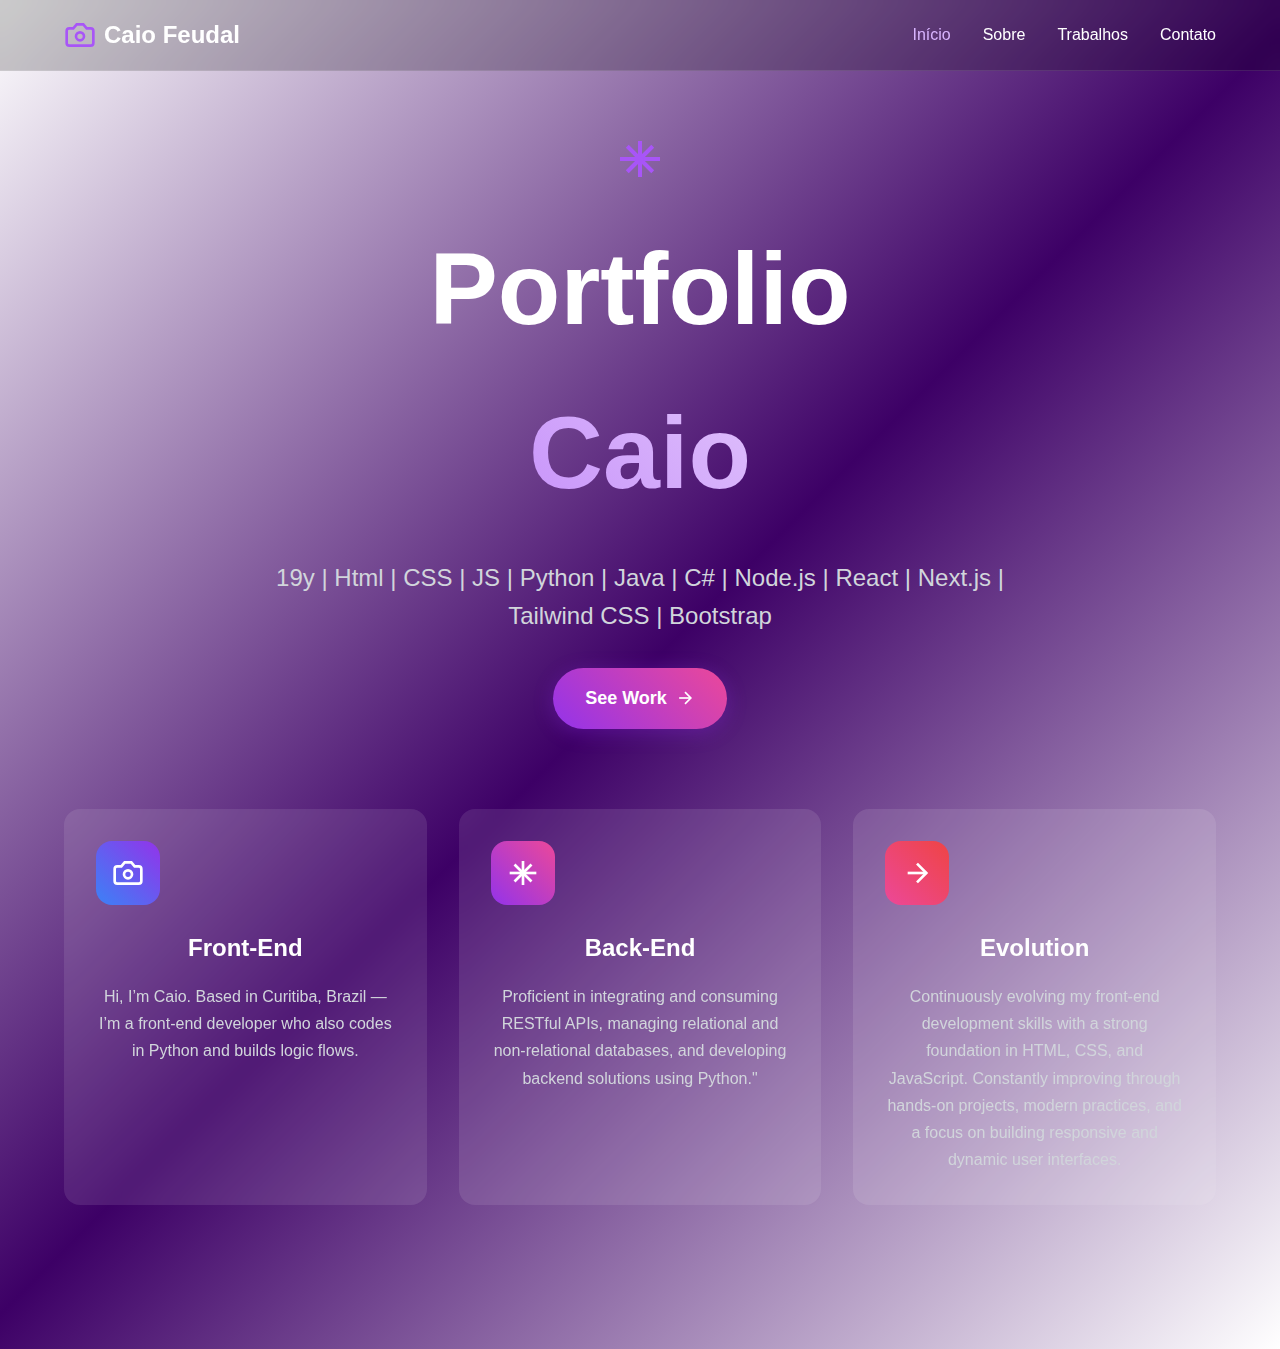
<file: index.html>
<!DOCTYPE html>
<html lang="pt-BR">
<head>
    <meta charset="UTF-8">
    <meta name="viewport" content="width=device-width, initial-scale=1.0">
    <title>Caio - Portifolio</title>
    <meta name="description" content="Portifolio de Caio Feudal - Front-End Developer">
    <meta name="author" content="Caio Feudal">
    <meta name="keywords" content="backend, front-end, developer, portfolio, photography, digital photography, web development">
    
    <meta property="og:title" content="portifolio de Caio Feudal">
    <meta property="og:description" content="Aprenda fotografia digital com técnicas profissionais. Cursos, workshops e consultoria especializada.">
    <meta property="og:type" content="website">
    
    <meta name="twitter:card" content="summary_large_image">
    <meta name="twitter:site" content="@feu3301">
    
    <link rel="stylesheet" href="css/style.css">
</head>
<body>
    <div class="page-wrapper">
        <!-- Navigation -->
        <nav class="navbar">
            <div class="container">
                <div class="nav-content">
                    <div class="logo">
                        <svg class="logo-icon" width="32" height="32" viewBox="0 0 24 24" fill="none" stroke="currentColor" stroke-width="2">
                            <path d="M14.5 4h-5L7 7H4a2 2 0 0 0-2 2v9a2 2 0 0 0 2 2h16a2 2 0 0 0 2-2V9a2 2 0 0 0-2-2h-3l-2.5-3z"></path>
                            <circle cx="12" cy="13" r="3"></circle>
                        </svg>
                        <span class="logo-text">Caio Feudal</span>
                    </div>
                    <div class="nav-links">
                        <a href="index.html" class="nav-link active">Início</a>
                        <a href="sobre.html" class="nav-link">Sobre</a>
                        <a href="galeria.html" class="nav-link">Trabalhos</a>
                        <a href="contato.html" class="nav-link">Contato</a>
                    </div>
                </div>
            </div>
        </nav>

        <!-- Hero Section -->
        <main class="main-content">
            <section class="hero-section">
                <div class="container">
                    <div class="hero-content">
                        <div class="sparkles-icon">
                            <svg width="48" height="48" viewBox="0 0 24 24" fill="none" stroke="currentColor" stroke-width="2">
                                <path d="M12 3v18"></path>
                                <path d="M22 12H2"></path>
                                <path d="M18.364 5.636L5.636 18.364"></path>
                                <path d="M18.364 18.364L5.636 5.636"></path>
                            </svg>
                        </div>
                        <h1 class="hero-title">
                            Portfolio
                            <span class="gradient-text">Caio</span>
                        </h1>
                        <p class="hero-description">
                            19y | Html | CSS | JS | Python | Java | C# | Node.js | React | Next.js | Tailwind CSS | Bootstrap
                        </p>
                        <a href="galeria.html" class="cta-button">
                            See Work
                            <svg class="arrow-icon" width="20" height="20" viewBox="0 0 24 24" fill="none" stroke="currentColor" stroke-width="2">
                                <path d="M5 12h14"></path>
                                <path d="M12 5l7 7-7 7"></path>
                            </svg>
                        </a>
                    </div>

                    <!-- Features Grid -->
                    <section class="features-grid">
                        <article class="feature-card">
                            <div class="feature-icon blue-gradient">
                                <svg width="32" height="32" viewBox="0 0 24 24" fill="none" stroke="currentColor" stroke-width="2">
                                    <path d="M14.5 4h-5L7 7H4a2 2 0 0 0-2 2v9a2 2 0 0 0 2 2h16a2 2 0 0 0 2-2V9a2 2 0 0 0-2-2h-3l-2.5-3z"></path>
                                    <circle cx="12" cy="13" r="3"></circle>
                                </svg>
                            </div>
                            <h3 class="feature-title">Front-End</h3>
                            <p class="feature-description">
                                Hi, I’m Caio.
Based in Curitiba, Brazil — I’m a front-end developer who also codes in Python and builds logic flows.
                            </p>
                        </article>

                        <article class="feature-card">
                            <div class="feature-icon purple-gradient">
                                <svg width="32" height="32" viewBox="0 0 24 24" fill="none" stroke="currentColor" stroke-width="2">
                                    <path d="M12 3v18"></path>
                                    <path d="M22 12H2"></path>
                                    <path d="M18.364 5.636L5.636 18.364"></path>
                                    <path d="M18.364 18.364L5.636 5.636"></path>
                                </svg>
                            </div>
                            <h3 class="feature-title">Back-End</h3>
                            <p class="feature-description">
                                Proficient in integrating and consuming RESTful APIs, managing relational and non-relational databases, and developing backend solutions using Python."
                            </p>
                        </article>

                        <article class="feature-card">
                            <div class="feature-icon pink-gradient">
                                <svg width="32" height="32" viewBox="0 0 24 24" fill="none" stroke="currentColor" stroke-width="2">
                                    <path d="M5 12h14"></path>
                                    <path d="M12 5l7 7-7 7"></path>
                                </svg>
                            </div>
                            <h3 class="feature-title">Evolution</h3>
                            <p class="feature-description">
                                Continuously evolving my front-end development skills with a strong foundation in HTML, CSS, and JavaScript. Constantly improving through hands-on projects, modern practices, and a focus on building responsive and dynamic user interfaces.
                            </p>
                        </article>
                    </section>
                </div>
            </section>
        </main>
    </div>
</body>
</html>
</file>
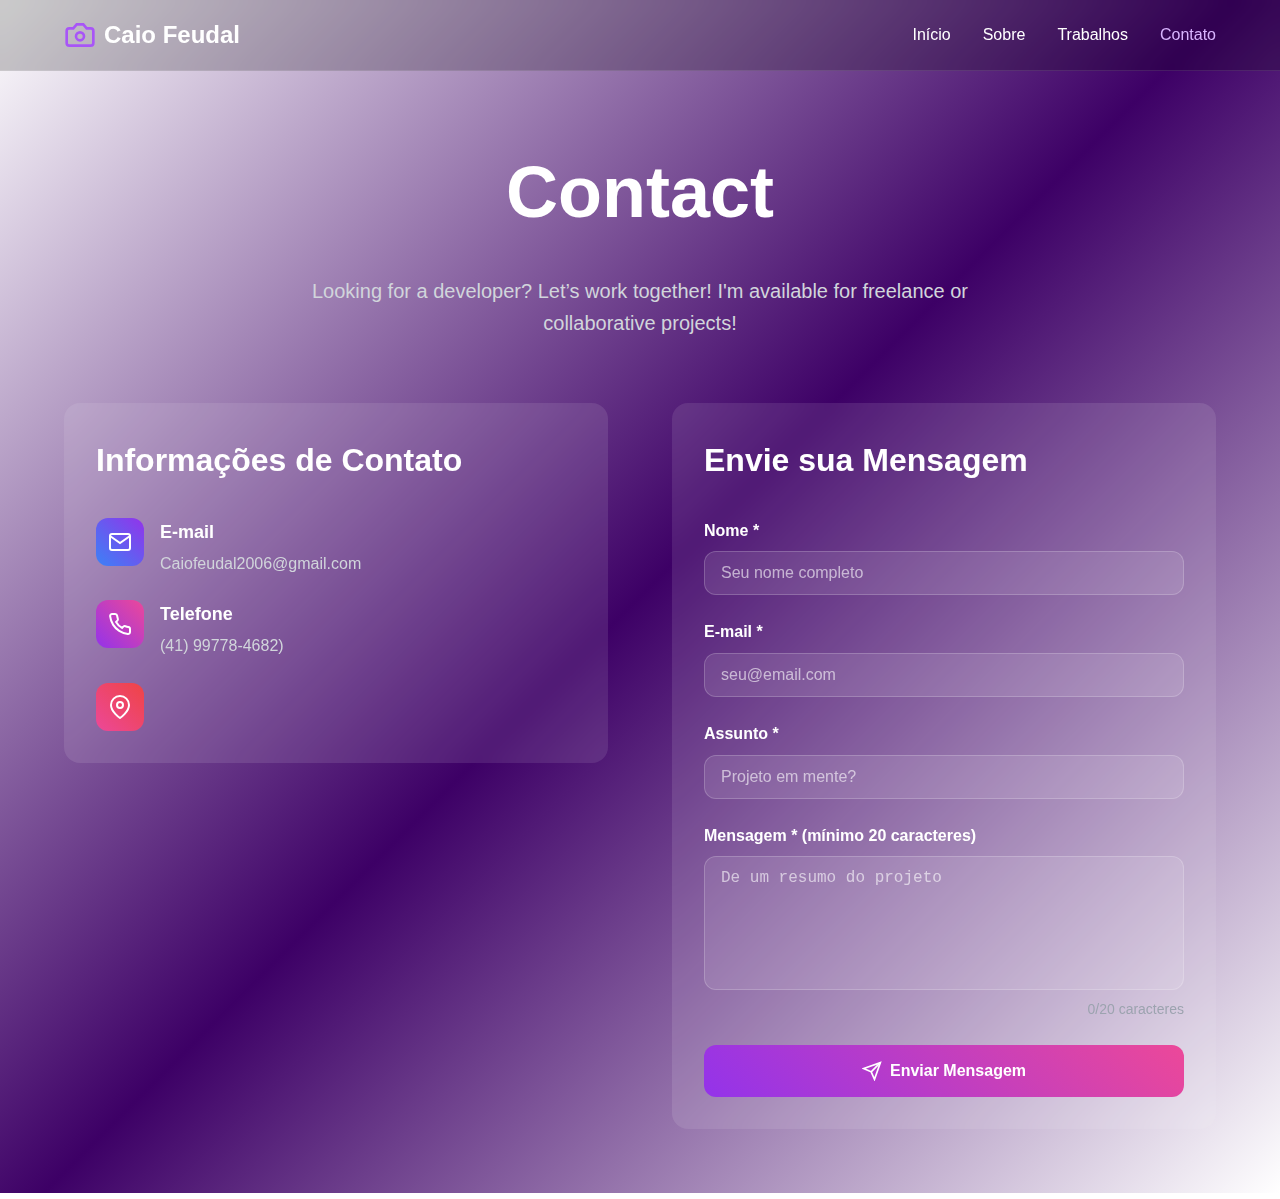
<file: contato.html>
<!DOCTYPE html>
<html lang="pt-BR">
<head>
    <meta charset="UTF-8">
    <meta name="viewport" content="width=device-width, initial-scale=1.0">
    <title>Feudal - Portifolio</title>
    <meta name="description" content="portifolio de Caio Feudal - Front-End Developer">
    <link rel="stylesheet" href="css/style.css">
</head>
<body>
    <div class="page-wrapper">
        <!-- Navigation -->
        <nav class="navbar">
            <div class="container">
                <div class="nav-content">
                    <div class="logo">
                        <svg class="logo-icon" width="32" height="32" viewBox="0 0 24 24" fill="none" stroke="currentColor" stroke-width="2">
                            <path d="M14.5 4h-5L7 7H4a2 2 0 0 0-2 2v9a2 2 0 0 0 2 2h16a2 2 0 0 0 2-2V9a2 2 0 0 0-2-2h-3l-2.5-3z"></path>
                            <circle cx="12" cy="13" r="3"></circle>
                        </svg>
                        <span class="logo-text">Caio Feudal</span>
                    </div>
                    <div class="nav-links">
                        <a href="index.html" class="nav-link">Início</a>
                        <a href="sobre.html" class="nav-link">Sobre</a>
                        <a href="galeria.html" class="nav-link">Trabalhos</a>
                        <a href="contato.html" class="nav-link active">Contato</a>
                    </div>
                </div>
            </div>
        </nav>

        <main class="main-content">
            <!-- Header -->
            <header class="page-header">
                <div class="container">
                    <h1 class="page-title">Contact</h1>
                    <p class="page-description">
                        Looking for a developer? Let’s work together! I'm available for freelance or collaborative projects!
                    </p>
                </div>
            </header>

            <div class="container">
                <div class="contact-grid">
                    <!-- Contact Information -->
                    <section class="contact-info">
                        <div class="contact-card">
                            <h2 class="contact-title">Informações de Contato</h2>
                            
                            <div class="contact-item">
                                <div class="contact-icon blue-gradient">
                                    <svg width="24" height="24" viewBox="0 0 24 24" fill="none" stroke="currentColor" stroke-width="2">
                                        <path d="M4 4h16c1.1 0 2 .9 2 2v12c0 1.1-.9 2-2 2H4c-1.1 0-2-.9-2-2V6c0-1.1.9-2 2-2z"></path>
                                        <polyline points="22,6 12,13 2,6"></polyline>
                                    </svg>
                                </div>
                                <div class="contact-details">
                                    <h3 class="contact-label">E-mail</h3>
                                    <p class="contact-value">Caiofeudal2006@gmail.com</p>
                                </div>
                            </div>

                            <div class="contact-item">
                                <div class="contact-icon purple-gradient">
                                    <svg width="24" height="24" viewBox="0 0 24 24" fill="none" stroke="currentColor" stroke-width="2">
                                        <path d="M22 16.92v3a2 2 0 0 1-2.18 2 19.79 19.79 0 0 1-8.63-3.07 19.5 19.5 0 0 1-6-6 19.79 19.79 0 0 1-3.07-8.67A2 2 0 0 1 4.11 2h3a2 2 0 0 1 2 1.72 12.84 12.84 0 0 0 .7 2.81 2 2 0 0 1-.45 2.11L8.09 9.91a16 16 0 0 0 6 6l1.27-1.27a2 2 0 0 1 2.11-.45 12.84 12.84 0 0 0 2.81.7A2 2 0 0 1 22 16.92z"></path>
                                    </svg>
                                </div>
                                <div class="contact-details">
                                    <h3 class="contact-label">Telefone</h3>
                                    <p class="contact-value">(41) 99778-4682)</p>
                                </div>
                            </div>

                            <div class="contact-item">
                                <div class="contact-icon pink-gradient">
                                    <svg width="24" height="24" viewBox="0 0 24 24" fill="none" stroke="currentColor" stroke-width="2">
                                        <path d="M21 10c0 7-9 13-9 13s-9-6-9-13a9 9 0 0 1 18 0z"></path>
                                        <circle cx="12" cy="10" r="3"></circle>
                                    </svg>
                        </div>
                        </div>
                    </section>

                    <!-- Contact Form -->
                    <section class="contact-form-section">
                        <div class="contact-card">
                            <h2 class="contact-title">Envie sua Mensagem</h2>
                            
                            <!-- Status Messages -->
                            <div id="successMessage" class="message success-message" style="display: none;">
                                <svg class="message-icon" width="24" height="24" viewBox="0 0 24 24" fill="none" stroke="currentColor" stroke-width="2">
                                    <path d="M22 11.08V12a10 10 0 1 1-5.93-9.14"></path>
                                    <polyline points="22,4 12,14.01 9,11.01"></polyline>
                                </svg>
                                <div>
                                    <h4 class="message-title">Mensagem enviada com sucesso!</h4>
                                    <p class="message-text">Entrarei em contato em breve.</p>
                                </div>
                            </div>

                            <div id="errorMessage" class="message error-message" style="display: none;">
                                <svg class="message-icon" width="24" height="24" viewBox="0 0 24 24" fill="none" stroke="currentColor" stroke-width="2">
                                    <circle cx="12" cy="12" r="10"></circle>
                                    <line x1="15" y1="9" x2="9" y2="15"></line>
                                    <line x1="9" y1="9" x2="15" y2="15"></line>
                                </svg>
                                <div>
                                    <h4 class="message-title">Erro ao enviar mensagem</h4>
                                    <p class="message-text">Verifique os dados e tente novamente.</p>
                                </div>
                            </div>

                            <form id="contactForm" class="contact-form">
                                <!-- Nome -->
                                <div class="form-group">
                                    <label for="nome" class="form-label">Nome *</label>
                                    <input type="text" id="nome" name="nome" class="form-input" placeholder="Seu nome completo">
                                    <div class="error-text" id="nomeError"></div>
                                </div>

                                <!-- Email -->
                                <div class="form-group">
                                    <label for="email" class="form-label">E-mail *</label>
                                    <input type="email" id="email" name="email" class="form-input" placeholder="seu@email.com">
                                    <div class="error-text" id="emailError"></div>
                                </div>

                                <!-- Assunto -->
                                <div class="form-group">
                                    <label for="assunto" class="form-label">Assunto *</label>
                                    <input type="text" id="assunto" name="assunto" class="form-input" placeholder="Projeto em mente?">
                                    <div class="error-text" id="assuntoError"></div>
                                </div>

                                <!-- Mensagem -->
                                <div class="form-group">
                                    <label for="mensagem" class="form-label">Mensagem * (mínimo 20 caracteres)</label>
                                    <textarea id="mensagem" name="mensagem" rows="6" class="form-input form-textarea" placeholder="De um resumo do projeto"></textarea>
                                    <div class="form-footer">
                                        <div class="error-text" id="mensagemError"></div>
                                        <div class="char-counter">
                                            <span id="charCount">0</span>/20 caracteres
                                        </div>
                                    </div>
                                </div>

                                <!-- Submit Button -->
                                <button type="submit" id="submitBtn" class="form-submit">
                                    <svg class="submit-icon" width="20" height="20" viewBox="0 0 24 24" fill="none" stroke="currentColor" stroke-width="2">
                                        <line x1="22" y1="2" x2="11" y2="13"></line>
                                        <polygon points="22,2 15,22 11,13 2,9 22,2"></polygon>
                                    </svg>
                                    <span id="submitText">Enviar Mensagem</span>
                                </button>
                            </form>
                        </div>
                    </section>
                </div>
            </div>
        </main>
    </div>

    <script src="js/script.js"></script>
</body>
</html>
</file>
<file: css/style.css>
/* Reset e configurações base */
* {
    margin: 0;
    padding: 0;
    box-sizing: border-box;
}

body {
    font-family: -apple-system, BlinkMacSystemFont, 'Segoe UI', Roboto, sans-serif;
    line-height: 1.6;
    color: #333;
}

/* Layout base */
.page-wrapper {
    min-height: 100vh;
    background: linear-gradient(135deg, #ffffff 0%, #3d0066 50%, #ffffff 100%);
}

.container {
    max-width: 1200px;
    margin: 0 auto;
    padding: 0 24px;
}

/* Navigation */
.navbar {
    background: rgba(0, 0, 0, 0.2);
    backdrop-filter: blur(8px);
    border-bottom: 1px solid rgba(255, 255, 255, 0.1);
    position: sticky;
    top: 0;
    z-index: 100;
}

.nav-content {
    display: flex;
    align-items: center;
    justify-content: space-between;
    padding: 16px 0;
}

.logo {
    display: flex;
    align-items: center;
    gap: 8px;
}

.logo-icon {
    color: #a855f7;
}

.logo-text {
    font-size: 24px;
    font-weight: bold;
    color: white;
}

.nav-links {
    display: flex;
    gap: 32px;
}

.nav-link {
    color: white;
    text-decoration: none;
    font-weight: 500;
    transition: color 0.3s ease;
}

.nav-link:hover,
.nav-link.active {
    color: #d8b4fe;
}

/* Responsividade da navegação */
@media (max-width: 768px) {
    .nav-links {
        display: none;
    }
}

/* Main Content */
.main-content {
    padding: 64px 0;
}

/* Hero Section */
.hero-section {
    text-align: center;
    margin-bottom: 80px;
}

.hero-content {
    margin-bottom: 64px;
}

.sparkles-icon {
    display: flex;
    justify-content: center;
    margin-bottom: 24px;
}

.sparkles-icon svg {
    color: #a855f7;
    animation: pulse 2s infinite;
}

.hero-title {
    font-size: clamp(48px, 8vw, 128px);
    font-weight: bold;
    color: white;
    margin-bottom: 24px;
    animation: fadeIn 0.8s ease-out;
}

.gradient-text {
    background: linear-gradient(45deg, #a855f7, #ffffff);
    -webkit-background-clip: text;
    -webkit-text-fill-color: transparent;
    background-clip: text;
    display: block;
}

.hero-description {
    font-size: clamp(18px, 3vw, 24px);
    color: #d1d5db;
    margin-bottom: 32px;
    max-width: 768px;
    margin-left: auto;
    margin-right: auto;
    animation: fadeIn 0.8s ease-out 0.2s both;
}

.cta-button {
    display: inline-flex;
    align-items: center;
    gap: 8px;
    background: linear-gradient(45deg, #9333ea, #ec4899);
    color: white;
    padding: 16px 32px;
    border-radius: 50px;
    text-decoration: none;
    font-size: 18px;
    font-weight: 600;
    transition: all 0.3s ease;
    box-shadow: 0 4px 20px rgba(147, 51, 234, 0.3);
}

.cta-button:hover {
    transform: translateY(-2px) scale(1.05);
    box-shadow: 0 8px 30px rgba(147, 51, 234, 0.4);
}

.arrow-icon {
    transition: transform 0.3s ease;
}

.cta-button:hover .arrow-icon {
    transform: translateX(4px);
}

/* Features Grid */
.features-grid {
    display: grid;
    grid-template-columns: repeat(auto-fit, minmax(300px, 1fr));
    gap: 32px;
    margin-top: 80px;
}

.feature-card {
    background: rgba(255, 255, 255, 0.1);
    backdrop-filter: blur(8px);
    border-radius: 16px;
    padding: 32px;
    transition: all 0.3s ease;
}

.feature-card:hover {
    background: rgba(255, 255, 255, 0.2);
    transform: translateY(-4px) scale(1.02);
}

.feature-icon {
    width: 64px;
    height: 64px;
    border-radius: 16px;
    display: flex;
    align-items: center;
    justify-content: center;
    margin-bottom: 24px;
}

.feature-icon svg {
    color: white;
}

.blue-gradient {
    background: linear-gradient(45deg, #3b82f6, #9333ea);
}

.purple-gradient {
    background: linear-gradient(45deg, #9333ea, #ec4899);
}

.pink-gradient {
    background: linear-gradient(45deg, #ec4899, #ef4444);
}

.feature-title {
    font-size: 24px;
    font-weight: bold;
    color: white;
    margin-bottom: 16px;
}

.feature-description {
    color: #d1d5db;
    line-height: 1.7;
}

/* Page Header */
.page-header {
    text-align: center;
    margin-bottom: 64px;
}

.page-title {
    font-size: clamp(40px, 6vw, 72px);
    font-weight: bold;
    color: white;
    margin-bottom: 24px;
}

.page-description {
    font-size: 20px;
    color: #d1d5db;
    max-width: 768px;
    margin: 0 auto;
}

/* Content Cards */
.content-grid {
    display: grid;
    grid-template-columns: repeat(auto-fit, minmax(400px, 1fr));
    gap: 64px;
    margin-bottom: 80px;
}

.content-column {
    display: flex;
    flex-direction: column;
    gap: 32px;
}

.content-card {
    background: rgba(255, 255, 255, 0.1);
    backdrop-filter: blur(8px);
    border-radius: 16px;
    padding: 32px;
}

.content-title {
    font-size: 32px;
    font-weight: bold;
    color: white;
    margin-bottom: 24px;
}

.content-subtitle {
    font-size: 24px;
    font-weight: bold;
    color: white;
    margin-bottom: 16px;
}

.content-text {
    color: #d1d5db;
    line-height: 1.7;
    margin-bottom: 16px;
}

.content-text:last-child {
    margin-bottom: 0;
}

.content-image {
    width: 100%;
    height: 256px;
    object-fit: cover;
    border-radius: 12px;
    margin-bottom: 24px;
}

/* Values List */
.values-list {
    list-style: none;
}

.values-list li {
    color: #d1d5db;
    padding: 8px 0;
    position: relative;
    padding-left: 24px;
}

.values-list li::before {
    content: '';
    position: absolute;
    left: 0;
    top: 50%;
    width: 8px;
    height: 8px;
    background: #a855f7;
    border-radius: 50%;
    transform: translateY(-50%);
}

/* Stats Grid */
.stats-grid {
    display: grid;
    grid-template-columns: repeat(2, 1fr);
    gap: 24px;
}

.stat-card {
    background: rgba(255, 255, 255, 0.1);
    backdrop-filter: blur(8px);
    border-radius: 16px;
    padding: 24px;
    text-align: center;
}

.stat-icon {
    color: #a855f7;
    margin-bottom: 16px;
}

.stat-number {
    font-size: 24px;
    font-weight: bold;
    color: white;
    margin-bottom: 8px;
}

.stat-label {
    color: #d1d5db;
    font-size: 14px;
}

/* Services Section */
.services-section {
    margin-bottom: 80px;
}

.section-title {
    font-size: 48px;
    font-weight: bold;
    color: white;
    text-align: center;
    margin-bottom: 48px;
}

.services-grid {
    display: grid;
    grid-template-columns: repeat(auto-fit, minmax(300px, 1fr));
    gap: 32px;
}

.service-card {
    background: rgba(255, 255, 255, 0.1);
    backdrop-filter: blur(8px);
    border-radius: 16px;
    padding: 32px;
    transition: all 0.3s ease;
}

.service-card:hover {
    background: rgba(255, 255, 255, 0.2);
    transform: translateY(-4px);
}

.service-icon {
    color: #a855f7;
    margin-bottom: 24px;
}

.service-title {
    font-size: 24px;
    font-weight: bold;
    color: white;
    margin-bottom: 16px;
}

.service-description {
    color: #d1d5db;
    line-height: 1.7;
}

/* Gallery Grid */
.gallery-grid {
    display: grid;
    grid-template-columns: repeat(auto-fill, minmax(300px, 1fr));
    gap: 24px;
    margin-bottom: 64px;
}

.gallery-item {
    position: relative;
    overflow: hidden;
    border-radius: 16px;
    background: rgba(255, 255, 255, 0.1);
    backdrop-filter: blur(8px);
    transition: all 0.3s ease;
}

.gallery-item:hover {
    transform: translateY(-4px) scale(1.02);
}

.gallery-item.tall {
    grid-row: span 2;
}

.gallery-item.wide {
    grid-column: span 2;
}

.gallery-image {
    width: 100%;
    height: 100%;
    object-fit: cover;
    transition: transform 0.3s ease;
}

.gallery-item:hover .gallery-image {
    transform: scale(1.05);
}

.gallery-caption {
    position: absolute;
    bottom: 0;
    left: 0;
    right: 0;
    background: linear-gradient(transparent, rgba(0, 0, 0, 0.8));
    padding: 32px 20px 20px;
    color: white;
}

.gallery-title {
    font-size: 18px;
    font-weight: bold;
    margin-bottom: 8px;
}

.gallery-description {
    font-size: 14px;
    color: #d1d5db;
}

/* Gallery Info */
.gallery-info {
    margin-bottom: 80px;
}

.info-card {
    background: rgba(255, 255, 255, 0.1);
    backdrop-filter: blur(8px);
    border-radius: 16px;
    padding: 32px;
    text-align: center;
    max-width: 800px;
    margin: 0 auto;
}

.info-title {
    font-size: 32px;
    font-weight: bold;
    color: white;
    margin-bottom: 24px;
}

.info-text {
    color: #d1d5db;
    line-height: 1.7;
    margin-bottom: 16px;
}

.info-text:last-child {
    margin-bottom: 0;
}

/* Contact Grid */
.contact-grid {
    display: grid;
    grid-template-columns: repeat(auto-fit, minmax(400px, 1fr));
    gap: 64px;
}

.contact-info {
    display: flex;
    flex-direction: column;
    gap: 32px;
}

.contact-card {
    background: rgba(255, 255, 255, 0.1);
    backdrop-filter: blur(8px);
    border-radius: 16px;
    padding: 32px;
}

.contact-title {
    font-size: 32px;
    font-weight: bold;
    color: white;
    margin-bottom: 32px;
}

.contact-subtitle {
    font-size: 24px;
    font-weight: bold;
    color: white;
    margin-bottom: 24px;
}

.contact-item {
    display: flex;
    align-items: flex-start;
    gap: 16px;
    margin-bottom: 24px;
}

.contact-item:last-child {
    margin-bottom: 0;
}

.contact-icon {
    width: 48px;
    height: 48px;
    border-radius: 12px;
    display: flex;
    align-items: center;
    justify-content: center;
    flex-shrink: 0;
}

.contact-icon svg {
    color: white;
}

.contact-label {
    font-size: 18px;
    font-weight: 600;
    color: white;
    margin-bottom: 4px;
}

.contact-value {
    color: #d1d5db;
    margin-bottom: 2px;
}

.contact-value:last-child {
    margin-bottom: 0;
}

/* Hours List */
.hours-list {
    display: flex;
    flex-direction: column;
    gap: 12px;
}

.hours-item {
    display: flex;
    justify-content: space-between;
    color: #d1d5db;
}

/* Contact Form */
.contact-form-section {
    display: flex;
    flex-direction: column;
}

.contact-form {
    display: flex;
    flex-direction: column;
    gap: 24px;
}

.form-group {
    display: flex;
    flex-direction: column;
}

.form-label {
    color: white;
    font-weight: 600;
    margin-bottom: 8px;
}

.form-input {
    padding: 12px 16px;
    background: rgba(255, 255, 255, 0.1);
    border: 1px solid rgba(255, 255, 255, 0.2);
    border-radius: 12px;
    color: white;
    font-size: 16px;
    transition: all 0.3s ease;
}

.form-input::placeholder {
    color: rgba(255, 255, 255, 0.6);
}

.form-input:focus {
    outline: none;
    border-color: #a855f7;
    box-shadow: 0 0 0 2px rgba(168, 85, 247, 0.2);
}

.form-input.error {
    border-color: #ef4444;
}

.form-textarea {
    resize: none;
    min-height: 120px;
}

.form-footer {
    display: flex;
    justify-content: space-between;
    align-items: center;
    margin-top: 8px;
}

.error-text {
    color: #ef4444;
    font-size: 14px;
    display: flex;
    align-items: center;
    gap: 4px;
    margin-top: 8px;
}

.error-text:empty {
    display: none;
}

.char-counter {
    color: #9ca3af;
    font-size: 14px;
    margin-left: auto;
}

.form-submit {
    background: linear-gradient(45deg, #9333ea, #ec4899);
    color: white;
    font-weight: 600;
    padding: 16px 24px;
    border: none;
    border-radius: 12px;
    font-size: 16px;
    cursor: pointer;
    transition: all 0.3s ease;
    display: flex;
    align-items: center;
    justify-content: center;
    gap: 8px;
}

.form-submit:hover {
    transform: translateY(-2px) scale(1.02);
    box-shadow: 0 8px 25px rgba(147, 51, 234, 0.3);
}

.form-submit:disabled {
    background: #6b7280;
    cursor: not-allowed;
    transform: none;
    box-shadow: none;
}

.submit-icon {
    transition: transform 0.3s ease;
}

.form-submit:hover .submit-icon {
    transform: translateX(2px);
}

/* Status Messages */
.message {
    display: flex;
    align-items: flex-start;
    gap: 12px;
    padding: 16px;
    border-radius: 12px;
    margin-bottom: 24px;
}

.success-message {
    background: rgba(34, 197, 94, 0.2);
    border: 1px solid rgba(34, 197, 94, 0.3);
}

.error-message {
    background: rgba(239, 68, 68, 0.2);
    border: 1px solid rgba(239, 68, 68, 0.3);
}

.message-icon {
    flex-shrink: 0;
    margin-top: 2px;
}

.success-message .message-icon {
    color: #22c55e;
}

.error-message .message-icon {
    color: #ef4444;
}

.message-title {
    font-weight: 600;
    margin-bottom: 4px;
}

.success-message .message-title {
    color: #22c55e;
}

.error-message .message-title {
    color: #ef4444;
}

.message-text {
    font-size: 14px;
}

.success-message .message-text {
    color: #86efac;
}

.error-message .message-text {
    color: #fca5a5;
}

/* Animations */
@keyframes fadeIn {
    from {
        opacity: 0;
        transform: translateY(20px);
    }
    to {
        opacity: 1;
        transform: translateY(0);
    }
}

@keyframes pulse {
    0%, 100% {
        opacity: 1;
    }
    50% {
        opacity: 0.5;
    }
}

/* Responsividade */
@media (max-width: 768px) {
    .container {
        padding: 0 16px;
    }
    
    .main-content {
        padding: 32px 0;
    }
    
    .content-grid,
    .contact-grid {
        grid-template-columns: 1fr;
        gap: 32px;
    }
    
    .gallery-item.wide {
        grid-column: span 1;
    }
    
    .stats-grid {
        grid-template-columns: 1fr;
    }
    
    .services-grid,
    .features-grid {
        grid-template-columns: 1fr;
    }
    
    .form-footer {
        flex-direction: column;
        align-items: flex-start;
        gap: 8px;
    }
    
    .char-counter {
        margin-left: 0;
    }
}

@media (max-width: 480px) {
    .hero-title {
        font-size: 48px;
    }
    
    .page-title {
        font-size: 40px;
    }
    
    .section-title {
        font-size: 36px;
    }
    
    .gallery-grid {
        grid-template-columns: 1fr;
    }
    
    .gallery-item.tall {
        grid-row: span 1;
    }
}
</file>
